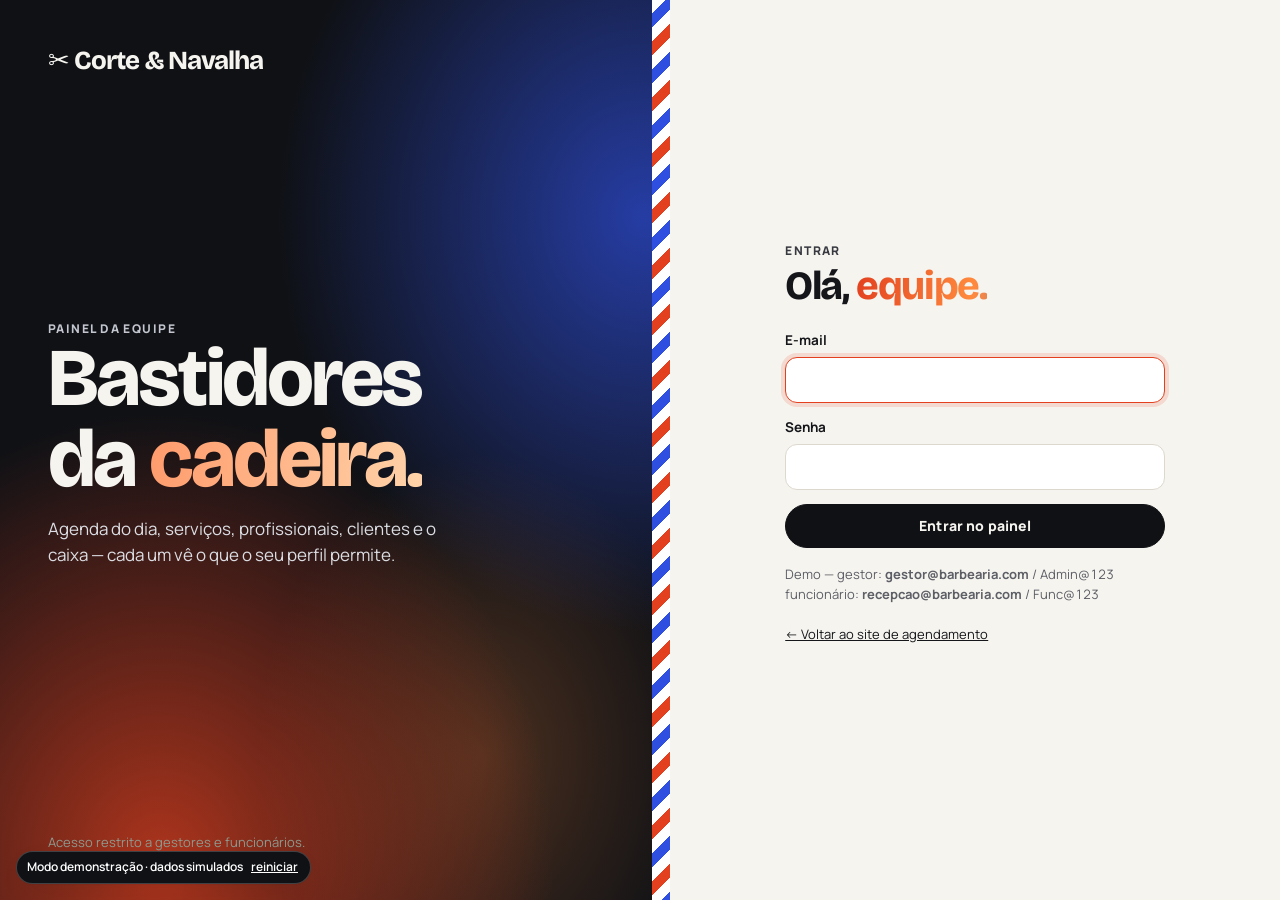
<file: frontend/painel.html>
<!doctype html>
<html lang="pt-BR">
<head>
  <meta charset="utf-8">
  <meta name="viewport" content="width=device-width, initial-scale=1">
  <title>Painel · Barbearia</title>
  <meta name="robots" content="noindex">
  <link rel="preconnect" href="https://fonts.googleapis.com">
  <link rel="preconnect" href="https://fonts.gstatic.com" crossorigin>
  <link href="https://fonts.googleapis.com/css2?family=Bricolage+Grotesque:opsz,wght@12..96,400..800&family=Manrope:wght@400..800&family=JetBrains+Mono:wght@400;500;600&display=swap" rel="stylesheet">
  <link rel="stylesheet" href="css/base.css">
  <link rel="stylesheet" href="css/painel.css">
</head>
<body>
  <div id="raiz"></div>

  <script src="js/config.js"></script>
  <script src="js/util.js"></script>
  <script src="js/api.js"></script>
  <script src="js/mock.js"></script>
  <script src="js/painel.js"></script>
</body>
</html>
</file>
<file: frontend/css/base.css>
/* ==========================================================================
   Barbearia — base visual
   Direção: placa de barbearia antiga + comanda de papel.
   Verde-garrafa (couro das cadeiras), papel creme, latão e o vermelho do poste.
   ========================================================================== */

:root {
  /* tinta (fundos escuros) */
  --ink: #0f1115;
  --ink-2: #1a1d24;
  --ink-3: #2a2e38;
  /* superfícies claras */
  --paper: #f6f4ef;
  --paper-2: #eeebe4;
  --paper-3: #e4e0d6;
  --card: #ffffff;
  --line: #ddd8cd;
  --line-soft: #ebe7df;
  /* texto — todos com contraste AA sobre o fundo */
  --text: #15161a;
  --text-2: #383a41;
  --muted: #5d5f66;
  /* destaque principal (vermelho do poste) — nomes "brass" mantidos por compatibilidade */
  --brass: #e2401f;
  --brass-hi: #ff7a57;
  --brass-lo: #b8300f;
  --blue: #2f4fe0;
  --blue-soft: #e3e8ff;
  --red: #d42a3c;
  --red-soft: #ffe3e6;
  --green: #12865a;
  --green-soft: #dcf5e9;
  --amber: #b25e00;
  --amber-soft: #fff0d6;
  --grad: linear-gradient(100deg, #e2401f 0%, #ff8a3d 45%, #2f4fe0 100%);

  --f-display: "Bricolage Grotesque", "Manrope", "Segoe UI", system-ui, sans-serif;
  --f-ui: "Manrope", "Segoe UI", system-ui, -apple-system, Arial, sans-serif;
  --f-mono: "JetBrains Mono", ui-monospace, "SFMono-Regular", Menlo, Consolas, monospace;

  --r-sm: 6px;
  --r: 12px;
  --r-lg: 18px;
  --shadow: 0 1px 2px rgba(15, 17, 21, .06), 0 10px 30px -12px rgba(15, 17, 21, .22);
  --shadow-lg: 0 2px 4px rgba(15, 17, 21, .05), 0 24px 60px -20px rgba(15, 17, 21, .35);
  --ease: cubic-bezier(.2, .8, .2, 1);
  --spring: cubic-bezier(.34, 1.56, .64, 1);

  /* poste de barbearia: vermelho, branco e azul */
  --pole: repeating-linear-gradient(-45deg,
    var(--brass) 0 10px, #fff 10px 20px, var(--blue) 20px 30px, #fff 30px 40px);
  --grain: none;
}

*, *::before, *::after { box-sizing: border-box; }
html { -webkit-text-size-adjust: 100%; }
body {
  margin: 0;
  font-family: var(--f-ui);
  font-size: 15.5px;
  line-height: 1.55;
  color: var(--text);
  background: var(--paper);
  -webkit-font-smoothing: antialiased;
  font-variant-numeric: tabular-nums;
}
img, svg { display: block; max-width: 100%; }
button, input, select, textarea { font: inherit; color: inherit; }
a { color: inherit; }
:focus-visible { outline: 2px solid var(--brass); outline-offset: 2px; border-radius: 3px; }
[hidden] { display: none !important; }

/* ---------- tipografia ---------- */
.display {
  font-family: var(--f-display);
  font-weight: 750;
  font-optical-sizing: auto;
  letter-spacing: -.035em;
  line-height: .98;
}
.display em, .grad-txt {
  font-style: normal;
  background: var(--grad); background-size: 200% 100%;
  -webkit-background-clip: text; background-clip: text; color: transparent;
  animation: brilho 6s ease-in-out infinite alternate;
}
@keyframes brilho { to { background-position: 100% 0; } }
.eyebrow {
  font-family: var(--f-ui);
  font-weight: 800;
  font-size: 12px;
  letter-spacing: .12em;
  text-transform: uppercase;
  color: var(--text-2);
}
.mono { font-family: var(--f-ui); font-variant-numeric: tabular-nums; font-weight: 700; }
.muted { color: var(--muted); }
.small { font-size: 13px; }

/* ---------- botões ---------- */
.btn {
  --bg: var(--ink); --fg: var(--paper); --bd: var(--ink);
  display: inline-flex; align-items: center; justify-content: center; gap: .55em;
  min-height: 44px; padding: 0 20px;
  border: 1.5px solid var(--bd); border-radius: 999px;
  background: var(--bg); color: var(--fg);
  font-weight: 800; letter-spacing: .01em; font-size: 14px;
  cursor: pointer; text-decoration: none; white-space: nowrap; position: relative; overflow: hidden;
  transition: transform .2s var(--spring), background .2s, box-shadow .2s, opacity .2s, border-color .2s;
}
.btn:hover { transform: translateY(-2px); box-shadow: 0 10px 22px -10px rgba(15,17,21,.5); }
.btn::after {
  content: ""; position: absolute; inset: 0; transform: translateX(-120%);
  background: linear-gradient(100deg, transparent 20%, rgba(255,255,255,.35) 50%, transparent 80%);
  transition: transform .6s var(--ease); pointer-events: none;
}
.btn:hover::after { transform: translateX(120%); }
.btn:active { transform: translateY(0); }
.btn[disabled] { opacity: .45; cursor: not-allowed; transform: none; box-shadow: none; }
.btn-brass { --bg: var(--brass); --bd: var(--brass); --fg: #fff; background: linear-gradient(135deg, #ff5a2f, var(--brass) 60%, var(--brass-lo)); }
.btn-brass:hover { box-shadow: 0 12px 26px -10px rgba(226, 64, 31, .7); }
.btn-ghost { --bg: transparent; --fg: var(--ink); --bd: var(--line); }
.btn-ghost:hover { --bd: var(--ink); }
.btn-danger { --bg: transparent; --fg: var(--red); --bd: #dcb2aa; }
.btn-danger:hover { --bg: var(--red); --fg: #fff; --bd: var(--red); }
.btn-sm { min-height: 36px; padding: 0 15px; font-size: 13px; }
.btn-block { width: 100%; }
.link-btn { background: none; border: 0; padding: 0; cursor: pointer; text-decoration: underline; text-underline-offset: 3px; color: var(--brass-lo); font-weight: 700; }

/* ---------- formulários ---------- */
.field { display: grid; gap: 6px; margin-bottom: 14px; }
.field > label, .label {
  font-size: 13.5px; font-weight: 700; color: var(--text);
}
.input, select.input, textarea.input {
  width: 100%; min-height: 44px; padding: 10px 14px;
  background: var(--card); border: 1.5px solid var(--line); border-radius: var(--r);
  transition: border-color .15s, box-shadow .2s;
}
textarea.input { min-height: 110px; resize: vertical; }
.input:focus { outline: none; border-color: var(--brass); box-shadow: 0 0 0 4px rgba(226, 64, 31, .15); }
.input.invalido { border-color: var(--red); }
.field .erro { color: var(--red); font-size: 12.5px; }
.row { display: grid; gap: 12px; grid-template-columns: 1fr 1fr; }
.check { display: flex; gap: 10px; align-items: flex-start; cursor: pointer; font-size: 14px; }
.check input { width: 18px; height: 18px; accent-color: var(--brass); margin-top: 2px; flex: none; }

/* ---------- chips de status ---------- */
.chip {
  display: inline-flex; align-items: center; gap: 6px;
  padding: 3px 10px; border-radius: 999px;
  font-size: 12px; font-weight: 800; letter-spacing: .02em;
  border: 1px solid transparent; white-space: nowrap;
}
.chip::before { content: ""; width: 6px; height: 6px; border-radius: 50%; background: currentColor; }
.st-CONFIRMADO { color: var(--blue); background: var(--blue-soft); }
.st-CONCLUIDO { color: var(--green); background: var(--green-soft); }
.st-PENDENTE_PAGAMENTO { color: var(--amber); background: var(--amber-soft); }
.st-CANCELADO, .st-EXPIRADO { color: #50525a; background: #e9e7e2; }
.st-NAO_COMPARECEU { color: var(--red); background: var(--red-soft); }

/* ---------- toast ---------- */
.toasts { position: fixed; z-index: 100; left: 50%; bottom: 24px; transform: translateX(-50%); display: grid; gap: 8px; pointer-events: none; }
.toast {
  pointer-events: auto; min-width: 280px; max-width: 92vw;
  padding: 12px 18px; border-radius: var(--r);
  background: var(--ink); color: var(--paper); box-shadow: var(--shadow);
  display: flex; gap: 10px; align-items: center; font-size: 14px;
  animation: toastIn .35s var(--ease);
}
.toast.erro { background: var(--red); }
.toast.ok::before { content: "✓"; color: #6ee7b0; font-weight: 800; }
@keyframes toastIn { from { opacity: 0; transform: translateY(12px) scale(.98); } }

/* ---------- modal / drawer ---------- */
.overlay {
  position: fixed; inset: 0; z-index: 50;
  background: rgba(15, 17, 21, .5); backdrop-filter: blur(6px);
  display: grid; place-items: center; padding: 16px;
  animation: fade .2s ease;
}
@keyframes fade { from { opacity: 0; } }
.modal {
  width: min(520px, 100%); max-height: calc(100vh - 32px); overflow: auto;
  background: var(--card); border-radius: var(--r-lg);
  box-shadow: 0 30px 80px -20px rgba(0,0,0,.5);
  animation: rise .45s var(--spring);
}
@keyframes rise { from { opacity: 0; transform: translateY(24px) scale(.97); } }
.modal-head { position: relative; padding: 26px 28px 8px; }
.modal-head::before { content: ""; position: absolute; inset: 0 0 auto; height: 6px; background: var(--pole); border-radius: var(--r-lg) var(--r-lg) 0 0; }
.modal-body { padding: 8px 28px 28px; }
.fechar {
  position: absolute; top: 18px; right: 16px; width: 36px; height: 36px; border-radius: 50%;
  border: 0; background: transparent; cursor: pointer; font-size: 22px; line-height: 1; color: var(--muted);
}
.fechar:hover { background: var(--paper-2); color: var(--ink); }

.tabs { display: flex; gap: 4px; border-bottom: 1.5px solid var(--line); margin: 6px 0 20px; }
.tab {
  background: none; border: 0; padding: 10px 2px; margin-right: 18px; cursor: pointer;
  font-weight: 800; font-size: 15px;
  color: var(--muted); border-bottom: 3px solid transparent; margin-bottom: -1.5px; transition: color .2s, border-color .2s;
}
.tab[aria-selected="true"] { color: var(--ink); border-color: var(--brass); }

/* ---------- utilidades ---------- */
.stack > * + * { margin-top: var(--gap, 12px); }
.flex { display: flex; gap: 10px; align-items: center; }
.between { justify-content: space-between; }
.wrap { flex-wrap: wrap; }
.grow { flex: 1; }
.right { text-align: right; }
.sr-only { position: absolute; width: 1px; height: 1px; overflow: hidden; clip: rect(0 0 0 0); white-space: nowrap; }

.vazio {
  padding: 36px 20px; text-align: center; color: var(--muted);
  border: 1.5px dashed var(--line); border-radius: var(--r);
}
.vazio .display { font-size: 24px; color: var(--text-2); margin-bottom: 6px; }

.spinner { width: 18px; height: 18px; border-radius: 50%; border: 2px solid currentColor; border-right-color: transparent; animation: gira .7s linear infinite; }
@keyframes gira { to { transform: rotate(360deg); } }
.carregando { height: 6px; border-radius: 3px; background: var(--pole); background-size: 56px 56px; animation: poste 1s linear infinite; opacity: .7; }
@keyframes poste { to { background-position: 56px 0; } }

.selo-demo {
  position: fixed; z-index: 30; right: 14px; bottom: 14px;
  padding: 6px 12px 6px 10px; border-radius: 999px; background: var(--ink); color: #fff;
  border: 1px solid rgba(255, 255, 255, .2); font-size: 12px; font-weight: 600; display: flex; gap: 8px; align-items: center;
  box-shadow: var(--shadow);
}
.selo-demo button { border: 0; background: none; color: inherit; text-decoration: underline; cursor: pointer; font-size: 12px; padding: 0; }

@media (prefers-reduced-motion: reduce) {
  *, *::before, *::after { animation-duration: .01ms !important; transition-duration: .01ms !important; }
}

/* ---------- animações de entrada ---------- */
@keyframes sobe { from { opacity: 0; transform: translateY(14px); } }
.anima { animation: sobe .55s var(--ease) both; animation-delay: calc(var(--i, 0) * 45ms); }
</file>
<file: frontend/css/painel.css>
/* ==========================================================================
   Painel de gestão (gestor e funcionário) — RF012 a RF017
   ========================================================================== */

/* ---------- login ---------- */
.login-tela {
  min-height: 100vh; display: grid; grid-template-columns: 1.1fr 1fr;
  background: var(--ink);
}
.login-arte {
  position: relative; overflow: hidden; color: var(--paper); padding: 48px;
  display: flex; flex-direction: column; justify-content: space-between;
  background:
    radial-gradient(70% 60% at 20% 80%, rgba(226, 64, 31, .75), transparent 70%),
    radial-gradient(65% 55% at 80% 20%, rgba(47, 79, 224, .7), transparent 70%),
    radial-gradient(40% 40% at 60% 70%, rgba(255, 138, 61, .25), transparent 70%),
    var(--ink);
  background-size: 120% 120%; animation: aurora 10s ease-in-out infinite alternate;
}
.login-arte::after { content: ""; position: absolute; top: 0; bottom: 0; right: 0; width: 18px; background: var(--pole); background-size: 56px 56px; animation: poste 5s linear infinite; }
.login-arte h1 { font-size: clamp(52px, 6.4vw, 96px); margin: 0; color: var(--paper); }
.login-arte h1 em { background: linear-gradient(100deg, #ff9a6b, #ffd2a8, #9db0ff); background-size: 200% 100%; -webkit-background-clip: text; background-clip: text; color: transparent; }
@keyframes aurora { to { background-position: 100% 100%; } }
.login-arte .eyebrow { color: #c3c6cf; }
.login-arte p { max-width: 400px; color: #dcdee4; font-size: 17px; }
.login-form { background: var(--paper); display: grid; place-items: center; padding: 40px 24px; }
.login-form form { width: min(380px, 100%); }
.login-form h2 { font-size: 40px; margin: 6px 0 24px; }

/* ---------- casca ---------- */
.casca { display: grid; grid-template-columns: 248px 1fr; min-height: 100vh; }
.lateral {
  background: var(--ink); color: #e3e5ea; padding: 22px 14px; position: sticky; top: 0; height: 100vh;
  display: flex; flex-direction: column; gap: 4px;
}
.lateral .marca-p { padding: 4px 10px 22px; border-bottom: 1px solid var(--ink-3); margin-bottom: 14px; }
.lateral .marca-p .display { font-size: 22px; color: #fff; }
.lateral .marca-p .amp { color: var(--brass-hi); }
.lateral .marca-p .eyebrow { color: #9a9ea9; font-size: 11px; display: block; margin-top: 4px; }
.menu a {
  display: flex; align-items: center; gap: 12px; padding: 10px 12px; border-radius: var(--r);
  text-decoration: none; color: #c9ccd4; font-weight: 700; font-size: 15px; position: relative;
  transition: background .2s, color .2s, transform .25s var(--spring);
}
.menu a svg { width: 18px; height: 18px; flex: none; opacity: .8; }
.menu a:hover { background: var(--ink-2); color: #fff; transform: translateX(3px); }
.menu a[aria-current="page"] { background: linear-gradient(100deg, rgba(226,64,31,.28), rgba(47,79,224,.22)); color: #fff; }
.menu a[aria-current="page"]::before { content: ""; position: absolute; left: -14px; top: 8px; bottom: 8px; width: 4px; border-radius: 0 3px 3px 0; background: var(--grad); }
.menu .grupo { margin: 18px 12px 6px; font-size: 10px; letter-spacing: .2em; text-transform: uppercase; color: #8d919c; font-weight: 800; }
.lateral .usuario { margin-top: auto; padding: 14px 10px 0; border-top: 1px solid var(--ink-3); display: flex; align-items: center; gap: 10px; }
.lateral .usuario .monograma-p { width: 36px; height: 36px; border-radius: 11px; background: var(--grad); color: #fff; display: grid; place-items: center; font-weight: 800; font-size: 13px; }
.lateral .usuario small { display: block; color: #9a9ea9; font-size: 11px; letter-spacing: .1em; text-transform: uppercase; }
.lateral .usuario button { margin-left: auto; background: none; border: 1px solid var(--ink-3); color: #d6d8de; border-radius: 999px; padding: 5px 10px; cursor: pointer; font-size: 12px; }
.lateral .usuario button:hover { border-color: var(--brass-hi); color: #fff; }

.conteudo { padding: 28px 36px 64px; min-width: 0; }
.cabecalho { display: flex; align-items: flex-end; justify-content: space-between; gap: 16px; flex-wrap: wrap; margin-bottom: 22px; animation: sobe .5s var(--ease) both; }
.cabecalho h1 { font-size: clamp(36px, 4vw, 52px); margin: 4px 0 0; }
.ferramentas { display: flex; gap: 10px; flex-wrap: wrap; align-items: center; margin-bottom: 18px; }
.ferramentas .input { min-height: 38px; padding: 6px 12px; width: auto; }
.seg { display: inline-flex; border-radius: 999px; padding: 4px; background: var(--card); box-shadow: var(--shadow); }
.seg button { border: 0; background: none; padding: 7px 15px; border-radius: 999px; cursor: pointer; font-weight: 800; font-size: 13.5px; color: var(--text-2); transition: background .25s, color .25s; }
.seg button[aria-pressed="true"] { background: var(--ink); color: var(--paper); }
.navdata { display: inline-flex; align-items: center; gap: 4px; }
.navdata button { width: 38px; height: 38px; border-radius: 12px; border: 0; background: var(--card); box-shadow: var(--shadow); cursor: pointer; font-size: 18px; font-weight: 800; transition: transform .25s var(--spring); }
.navdata button:hover { transform: translateY(-2px); }
.navdata strong { font-family: var(--f-display); font-size: 21px; font-weight: 750; padding: 0 10px; min-width: 250px; text-align: center; }

/* ---------- cartões e tabelas ---------- */
.painel-card { background: var(--card); border-radius: var(--r-lg); padding: 22px; box-shadow: var(--shadow); animation: sobe .55s var(--ease) both; animation-delay: calc(var(--i, 0) * 60ms); transition: transform .25s var(--spring), box-shadow .25s; }
.painel-card h3 { margin: 0 0 14px; font-size: 16px; font-weight: 800; color: var(--text); }
.grade { display: grid; gap: 16px; }
.g2 { grid-template-columns: repeat(2, minmax(0, 1fr)); }
.g3 { grid-template-columns: repeat(3, minmax(0, 1fr)); }
.g4 { grid-template-columns: repeat(4, minmax(0, 1fr)); }

.kpi { background: var(--card); border-radius: var(--r-lg); padding: 20px 22px; position: relative; overflow: hidden; box-shadow: var(--shadow); animation: sobe .55s var(--ease) both; transition: transform .25s var(--spring); }
.kpi:hover { transform: translateY(-3px); }
.grade > .kpi:nth-child(2) { animation-delay: .06s; } .grade > .kpi:nth-child(3) { animation-delay: .12s; } .grade > .kpi:nth-child(4) { animation-delay: .18s; }
.kpi .eyebrow { font-size: 12px; }
.kpi .valor { font-family: var(--f-display); font-size: clamp(26px, 2.5vw, 36px); white-space: nowrap; line-height: 1.1; margin-top: 8px; font-weight: 800; letter-spacing: -.03em; }
.kpi .det { color: var(--text-2); font-size: 13.5px; font-weight: 600; }
.kpi.destaque { background: var(--ink); color: #fff; }
.kpi.destaque::after { content: ""; position: absolute; width: 180px; height: 180px; right: -60px; top: -60px; border-radius: 50%; background: var(--grad); filter: blur(30px); opacity: .55; animation: flutua2 8s ease-in-out infinite alternate; }
@keyframes flutua2 { to { transform: translate(-30px, 30px) scale(1.2); } }
.kpi.destaque .eyebrow, .kpi.destaque .det { color: #c9ccd4; position: relative; z-index: 1; }
.kpi.destaque .valor { color: #fff; position: relative; z-index: 1; }

.tabela-wrap { overflow-x: auto; border-radius: var(--r-lg); background: var(--card); box-shadow: var(--shadow); animation: sobe .5s var(--ease) both; }
table.tabela { width: 100%; border-collapse: collapse; font-size: 14px; }
.tabela th { text-align: left; font-size: 12.5px; color: var(--text-2); font-weight: 800; padding: 13px 14px; border-bottom: 1px solid var(--line); background: var(--paper); white-space: nowrap; }
.tabela td { padding: 12px 14px; border-bottom: 1px solid var(--line-soft); vertical-align: middle; }
.tabela tr:last-child td { border-bottom: 0; }
.tabela tbody tr { transition: background .15s; }
.tabela tbody tr:hover { background: #fff5f1; }
.tabela .num-c { text-align: right; font-weight: 700; font-variant-numeric: tabular-nums; white-space: nowrap; }
.tabela tr.inativo td { opacity: .5; }
.acoes { display: flex; gap: 6px; justify-content: flex-end; }

/* ---------- agenda (linha do tempo por profissional) ---------- */
.agenda-grade { display: grid; border-radius: var(--r-lg); background: var(--card); box-shadow: var(--shadow); overflow: auto; max-height: calc(100vh - 230px); animation: sobe .5s var(--ease) both; }
.agenda-cab { display: contents; }
.agenda-cab > div { position: sticky; top: 0; z-index: 3; background: var(--paper); padding: 12px 14px; border-bottom: 1px solid var(--line); font-weight: 700; display: flex; gap: 10px; align-items: center; }
.agenda-cab > div:first-child { left: 0; z-index: 4; }
.agenda-cab .mini { width: 32px; height: 32px; border-radius: 10px; background: var(--grad); color: #fff; display: grid; place-items: center; font-size: 12.5px; font-weight: 800; }
.agenda-cab small { display: block; color: var(--text-2); font-weight: 600; font-size: 12.5px; }
.regua { position: sticky; left: 0; z-index: 2; background: var(--card); border-right: 1px solid var(--line-soft); }
.regua div { height: var(--hh); font-weight: 700; font-size: 12.5px; color: var(--text-2); padding: 2px 10px 0 12px; text-align: right; border-top: 1px solid var(--line-soft); }
.coluna { position: relative; border-left: 1px solid var(--line-soft); background-image: repeating-linear-gradient(to bottom, var(--line-soft) 0 1px, transparent 1px calc(var(--hh) / 2)); }
.coluna .fora { position: absolute; left: 0; right: 0; background: repeating-linear-gradient(-45deg, rgba(15, 17, 21, .05) 0 6px, transparent 6px 12px); }
.bloco {
  position: absolute; left: 6px; right: 6px; border-radius: 10px; padding: 6px 10px; overflow: hidden; cursor: pointer; text-align: left;
  border: 0; border-left: 4px solid currentColor; font-size: 13px; line-height: 1.3; box-shadow: 0 0 0 2px var(--card);
  transition: transform .25s var(--spring), box-shadow .2s; animation: sobe .4s var(--ease) both;
}
.bloco:hover { transform: translateY(-2px) scale(1.015); box-shadow: 0 0 0 2px var(--card), 0 6px 14px -6px rgba(0,0,0,.35); z-index: 1; }
.bloco b { display: block; color: var(--text); font-size: 13.5px; font-weight: 800; white-space: nowrap; overflow: hidden; text-overflow: ellipsis; }
.bloco span { color: var(--text-2); display: block; white-space: nowrap; overflow: hidden; text-overflow: ellipsis; }
.bloco .h { font-size: 12px; color: currentColor; font-weight: 800; }
.bloco.curto { padding: 3px 9px; display: flex; gap: 8px; align-items: baseline; }
.bloco.curto b { font-size: 12.5px; }
.bloco.curto span:not(.h) { display: none; }
.agora-linha { position: absolute; left: 0; right: 0; height: 2px; background: var(--red); z-index: 1; pointer-events: none; }
.agora-linha::before { content: ""; position: absolute; left: -5px; top: -4px; width: 10px; height: 10px; border-radius: 50%; background: var(--red); }
.legenda { display: flex; gap: 10px; flex-wrap: wrap; margin: 14px 0 0; font-size: 13.5px; color: var(--text-2); align-items: center; }

/* ---------- drawer ---------- */
.drawer-ov { position: fixed; inset: 0; z-index: 60; background: rgba(15, 17, 21, .4); backdrop-filter: blur(4px); animation: fade .2s; }
.drawer {
  position: fixed; z-index: 61; top: 0; right: 0; bottom: 0; width: min(520px, 100%); overflow-y: auto;
  background: var(--card); box-shadow: -20px 0 60px -20px rgba(0,0,0,.45); animation: entra .4s var(--spring);
}
@keyframes entra { from { transform: translateX(40px); opacity: 0; } }
.drawer-head { position: sticky; top: 0; z-index: 2; background: var(--card); padding: 24px 26px 14px; border-bottom: 1px solid var(--line); }
.drawer-head::before { content: ""; position: absolute; inset: 0 0 auto; height: 5px; background: var(--pole); }
.drawer-head h2 { font-size: 32px; margin: 4px 0 0; }
.drawer-body { padding: 20px 26px 30px; }
.drawer-foot { position: sticky; bottom: 0; background: var(--card); padding: 14px 26px; border-top: 1px solid var(--line); display: flex; gap: 8px; justify-content: flex-end; flex-wrap: wrap; }
.detalhes { display: grid; grid-template-columns: auto 1fr; gap: 8px 18px; margin: 0; }
.detalhes dt { color: var(--text-2); font-size: 14px; font-weight: 600; }
.detalhes dd { margin: 0; font-weight: 800; }

.checks { display: grid; grid-template-columns: 1fr 1fr; gap: 8px 14px; }
.expediente { display: grid; gap: 8px; }
.exp-dia { display: grid; grid-template-columns: 70px 1fr; gap: 10px; align-items: center; }
.exp-dia .faixas { display: flex; gap: 6px 14px; flex-wrap: wrap; align-items: center; }
.exp-dia .faixa { display: inline-flex; gap: 6px; align-items: center; white-space: nowrap; }
.exp-dia input[type="time"] { min-height: 36px; padding: 4px 8px; width: 104px; }
.exp-dia { padding: 6px 0; border-bottom: 1px dashed var(--line); }
.exp-dia .sep { color: var(--muted); }

/* ---------- gráficos (barras, uma série, latão) ---------- */
.grafico { position: relative; }
.grafico svg { width: 100%; height: auto; overflow: visible; }
.grafico .barra { fill: var(--brass); }
.grafico .barra:hover, .grafico .barra.ativa { fill: var(--brass-lo); }
.grafico .eixo { stroke: var(--line); stroke-width: 1; }
.grafico .grade-l { stroke: var(--line); stroke-width: 1; stroke-dasharray: 2 4; }
.grafico text { font-family: var(--f-ui); font-weight: 700; font-size: 12px; fill: var(--text-2); }
.grafico .barra { transform-box: fill-box; transform-origin: bottom; animation: sobeBarra .7s var(--spring) both; animation-delay: calc(var(--i, 0) * 30ms); }
@keyframes sobeBarra { from { transform: scaleY(0); } }
.dica {
  position: absolute; pointer-events: none; z-index: 5; background: var(--ink); color: var(--paper); padding: 8px 10px; border-radius: 6px;
  font-size: 12.5px; white-space: nowrap; transform: translate(-50%, calc(-100% - 10px)); box-shadow: var(--shadow);
}
.dica b { color: var(--brass-hi); }
.hbarras { display: grid; gap: 10px; }
.hb { display: grid; grid-template-columns: 130px 1fr auto; gap: 12px; align-items: center; font-size: 14.5px; font-weight: 600; }
.hb .trilho { height: 14px; background: var(--paper-2); border-radius: 0 6px 6px 0; overflow: hidden; }
.hb .preench { height: 100%; background: linear-gradient(90deg, #ff6a3d, var(--brass)); border-radius: 0 6px 6px 0; transform-origin: left; animation: cresce .9s var(--spring) both; }
.hb .rot { white-space: nowrap; overflow: hidden; text-overflow: ellipsis; }
.hb .v { font-weight: 800; font-size: 14px; text-align: right; min-width: 140px; }
@keyframes cresce { from { transform: scaleX(0); } }

/* ---------- relatório (imprimível) ---------- */
.relatorio { background: var(--card); border-radius: var(--r-lg); padding: 40px 44px; max-width: 980px; box-shadow: var(--shadow); animation: sobe .5s var(--ease) both; }
.relatorio header { display: flex; justify-content: space-between; align-items: flex-end; border-bottom: 3px solid; border-image: var(--grad) 1; padding-bottom: 16px; margin-bottom: 26px; gap: 20px; flex-wrap: wrap; }
.relatorio header h2 { font-size: 46px; margin: 4px 0 0; }
.relatorio section { margin-top: 30px; }
.relatorio section > h3 { font-family: var(--f-display); font-weight: 750; font-size: 22px; letter-spacing: -.02em; margin: 0 0 12px; display: flex; gap: 10px; align-items: baseline; }
.relatorio section > h3 .n { color: var(--brass); }

@media print {
  .lateral, .cabecalho .flex, .ferramentas, .selo-demo, .toasts { display: none !important; }
  .casca { display: block; }
  .conteudo { padding: 0; }
  .relatorio { border: 0; padding: 0; max-width: none; }
  body { background: #fff; }
}

@media (max-width: 1100px) {
  .g4 { grid-template-columns: repeat(2, minmax(0, 1fr)); }
  .g3 { grid-template-columns: 1fr; }
}
@media (max-width: 860px) {
  .login-tela { grid-template-columns: 1fr; }
  .login-arte { min-height: 280px; }
  .casca { grid-template-columns: 1fr; }
  .lateral { position: static; height: auto; flex-direction: row; flex-wrap: wrap; align-items: center; padding: 12px; }
  .lateral .marca-p { border: 0; margin: 0; padding: 4px 10px; }
  .menu { display: flex; overflow-x: auto; width: 100%; order: 3; }
  .menu .grupo { display: none; }
  .menu a { white-space: nowrap; }
  .menu a[aria-current="page"]::before { display: none; }
  .lateral .usuario { margin: 0 0 0 auto; border: 0; padding: 0; }
  .conteudo { padding: 20px 16px 60px; }
  .g2 { grid-template-columns: 1fr; }
  .navdata strong { min-width: 0; font-size: 18px; }
  .relatorio { padding: 24px 18px; }
  .hb { grid-template-columns: 90px 1fr auto; }
}

/* selo do modo demonstração fora do caminho do conteúdo */
.selo-demo { left: 16px; right: auto; bottom: 16px; }
@media (min-width: 861px) { .casca ~ .selo-demo, body:has(.casca) .selo-demo { left: 14px; bottom: 96px; max-width: 220px; font-size: 11px; } }
</file>
